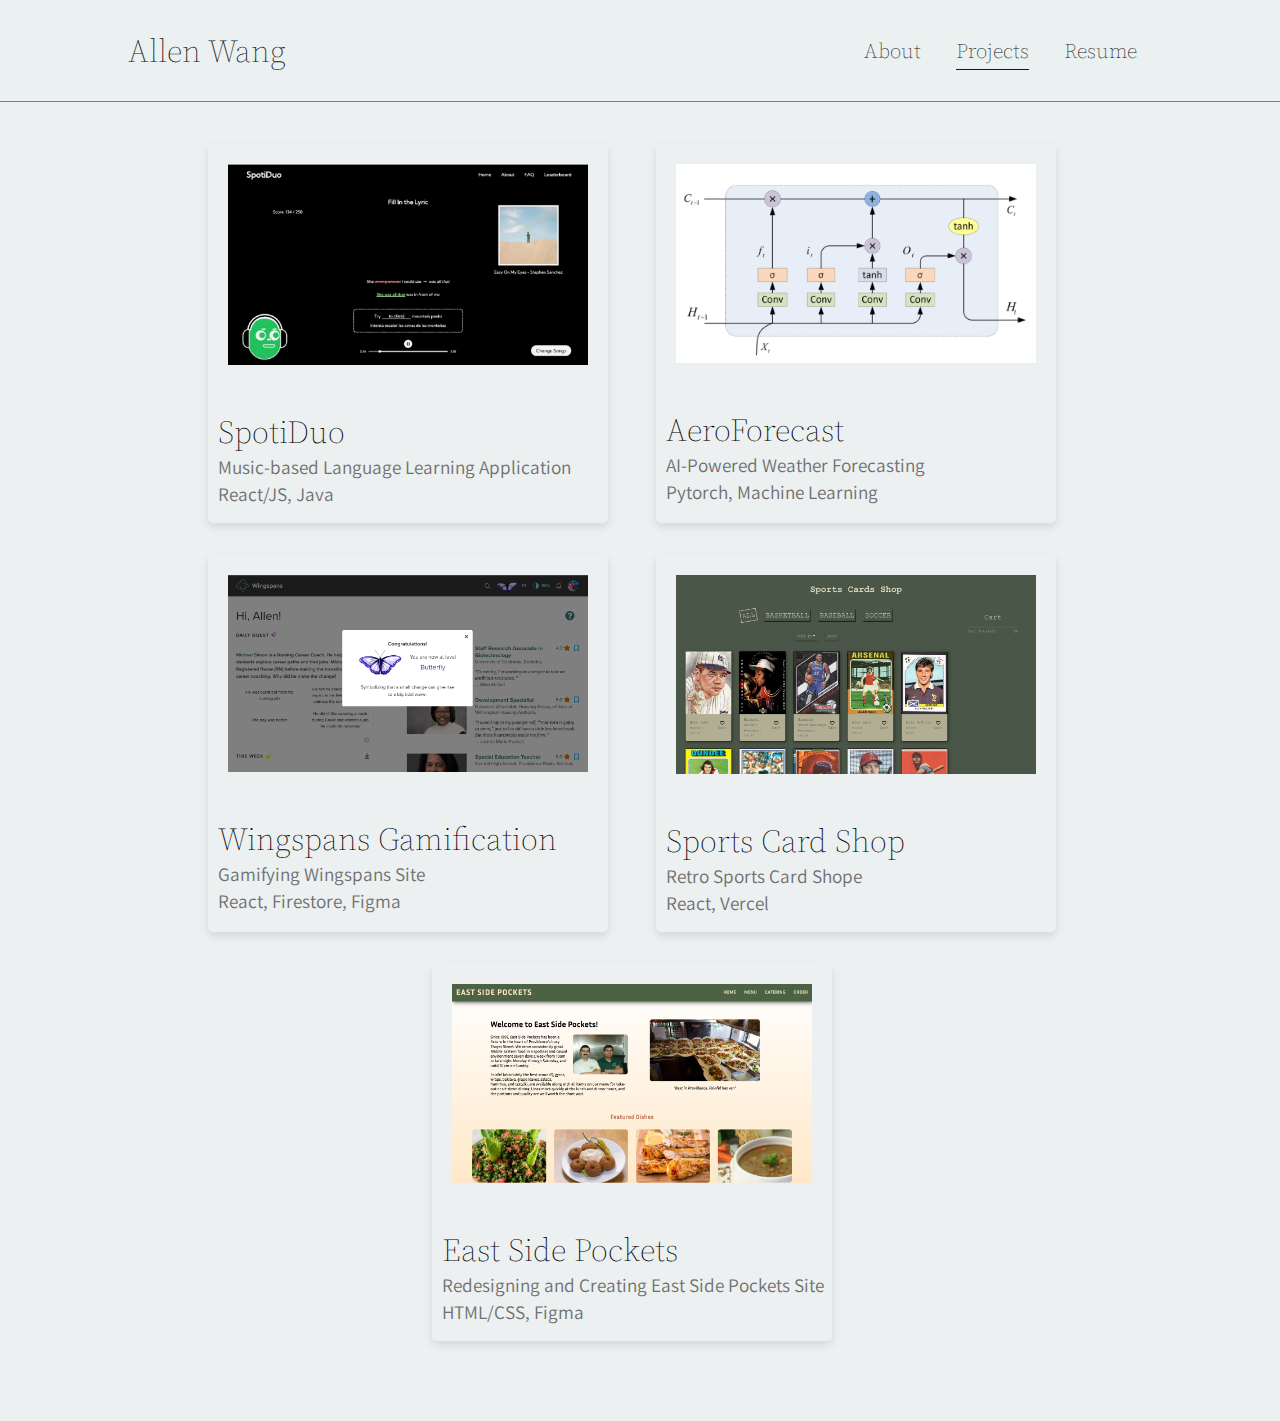
<file: projects/index.html>
<!DOCTYPE html>
<html>
  <head>
    <meta charset="UTF-8">
    <meta name="viewport" content="width=device-width, initial-scale=1.0">
    <title>Allen Wang</title>
    <link rel="icon" type="image/png" href="/images/favicon.png">

    <link rel="stylesheet" href="../styles.css">
    <style>@import url('https://fonts.googleapis.com/css?family=Assistant:200,300,400,600,700,800|Source+Serif+Pro:400,600,700');</style>
  </head>

  <body>
    <header>
      <h2 id="name"><a href="/">Allen Wang</a></h2>
      <nav>
        <ul class="header-links">
          <li><a class="link" href="/">About</a></li>
          <li><a class="link-current" href="">Projects</a></li>
          <li><a class="link" href="../resume">Resume</a></li>
        </ul>
      </nav>
    </header>

    <div class="project-container" id="projects">
      <a class="project-item" href="spotiduo" id="first">
        <img class="project-item-img" src="../images/spotiduo/card.png">
        <h1 class="project-item-header">SpotiDuo</h1>
        <p class="project-item-subtitle">Music-based Language Learning Application</p>
        <p class="project-item-tool">React/JS, Java</p>
      </a>
      <a class="project-item" href="aeroforecast">
        <img class="project-item-img" src="../images/aero-forecast/card.png">
        <h1 class="project-item-header">AeroForecast</h1>
        <p class="project-item-subtitle">AI-Powered Weather Forecasting</p>
        <p class="project-item-tool">Pytorch, Machine Learning</p>
      </a>
      <a class="project-item" href="gamification">
        <img class="project-item-img" src="../images/gamification/card.png">
        <h1 class="project-item-header">Wingspans Gamification</h1>
        <p class="project-item-subtitle">Gamifying Wingspans Site</p>
        <p class="project-item-tool">React, Firestore, Figma</p>
      </a>
      <a class="project-item" href="sports-cards">
        <img class="project-item-img" src="../images/sports-shop/card.png">
        <h1 class="project-item-header">Sports Card Shop</h1>
        <p class="project-item-subtitle">Retro Sports Card Shope</p>
        <p class="project-item-tool">React, Vercel</p>
      </a>
      <a class="project-item" href="east-side">
        <img class="project-item-img" src="../images/east-side/card.png">
        <h1 class="project-item-header">East Side Pockets</h1>
        <p class="project-item-subtitle">Redesigning and Creating East Side Pockets Site</p>
        <p class="project-item-tool">HTML/CSS, Figma</p>
      </a>
    </div>
  </body>

</html>
</file>
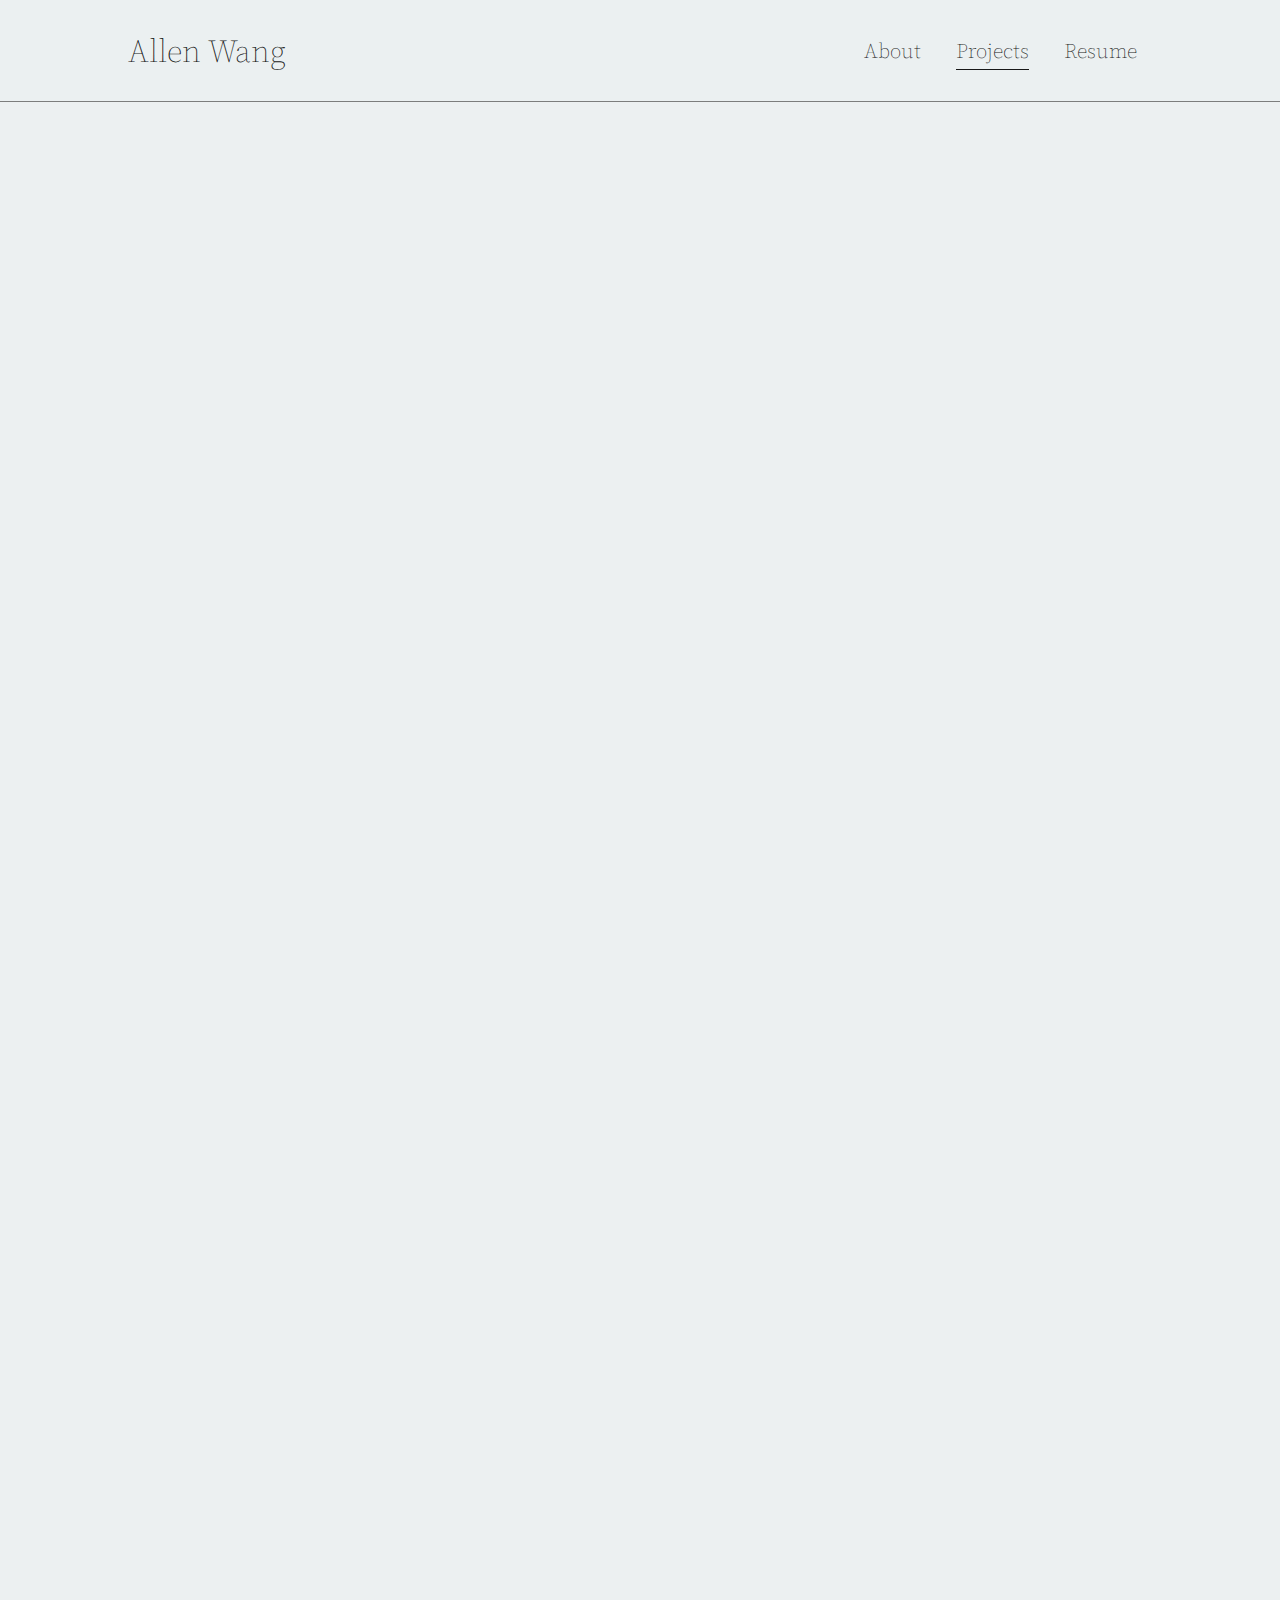
<file: projects/aeroforecast/index.html>
<!DOCTYPE html>
<html>
  <head>
    <meta charset="UTF-8">
    <meta name="viewport" content="width=device-width, initial-scale=1.0">
    <title>Allen Wang</title>
    <link rel="icon" type="image/png" href="/images/favicon.png">

    <link rel="stylesheet" href="../../styles.css">
    <style>@import url('https://fonts.googleapis.com/css?family=Assistant:200,300,400,600,700,800|Source+Serif+Pro:400,600,700');</style>
  </head>

  <body>
    <header>
      <h2 id="name"><a href="/">Allen Wang</a></h2>
      <nav>
        <ul class="header-links">
          <li><a class="link" href="/">About</a></li>
          <li><a class="link-current" href="../../projects">Projects</a></li>
          <li><a class="link" href="../../resume">Resume</a></li>
        </ul>
      </nav>
    </header>

    <div class="project">
      <div class="project-header" id="rapt-header">
        <h1 class="project-name">AeroForecast</h1>
        <p class="project-subheading">AI-Powered Weather Forecasting</p>
        <p class="project-subheading">Pytorch, Machine Learning | Spring 2024</p>
        <p class="project-subheading project-github"><a href="https://github.com/allenwang1536/aero-forecast.git" target="_blank"><u>Github</u></a>, Video</p>
      </div>


      <div class="project-header" id="rapt-header">
        <h2 class="project-heading">Overview</h2>
      </div>

      <div class="project-text">
        <div class="project-section">
          <p class="project-sub-subheading">Introduction</p>
          <p>Weather forecasts are notoriously unpredictable. Within just a few hours, a forecast can shift from a 100% chance of rain to clear, sunny skies. Traditional methods, which rely on physics and mathematical models, often struggle with the complex interplay of factors affecting the weather. To address this, my team and I explored a deep learning-based approach, aiming to better capture these intricate relationships through models that consider both spatial and temporal dynamics of weather data.
          </p>
        </div>
        <div class="project-section">
          <p class="project-sub-subheading">Proposed Solution</p>
          <p>Our project tested two different deep learning strategies to enhance weather prediction accuracy:
          </p>
          <ol>
            <li class="text-li">
              <b>Sequential processing:</b> First capture spatial relationships using a Convolutional Neural Network (CNN), then analyze temporal patterns through either Long Short-Term Memory (LSTM) networks or Transformers.
            </li>
            <li class="text-li">
              <b>Simultaneous processing:</b> Use Convolutional LSTM (ConvLSTM) to integrate spatial and temporal data in one step.
            </li>
          </ol>
          <p>
            These methods were chosen to evaluate whether simultaneous or sequential processing is more effective in the context of weather forecasting. Read on to discover our findings!
          </p>
        </div>
      </div>
    

      <div class="project-header" id="rapt-header">
        <h2 class="project-heading">Project Methodology</h2>
      </div>

      <div class="project-text">
        <div class="project-section">
          <p class="project-sub-subheading">Data Preprocessing</p>
          <p>We utilized the WeatherBench2 dataset, derived from ECMWF ERA5 data, which features key weather variables like wind, temperature, and pressure across a 64 x 32 global grid. For our models, we reshaped each day’s data into [features, num_grids_y, num_grids_x] and normalized it to effectively capture spatiotemporal sequences. After selecting relevant variables, as detailed previously, we processed the data into sequences that represent weather data up to a specific timestamp, with forecasts aimed one day ahead. The final data format for our models was [batch_size, sequence_len, features, num_grids_y, num_grids_x].
          </p>
          <div class="project-pics">
            
            <img src="../../images/aero-forecast/preprocessed-data.png" class="project-pic-half-medium"/>
            <img src="../../images/aero-forecast/sequence.png" class="project-pic-half-small" style="width: 500px; object-fit:contain;"/>
          </div>
          <p>
            <i>Challenge:</i> The complexity of managing 5D data required extensive reference to numpy and TensorFlow documentation, enhancing my understanding of data manipulation within these libraries.
          </p>
        </div>

        <div class="project-section">
          <p class="project-sub-subheading">Model Architectures</p>
          <p>Sequential Processing (CNN-LSTM, CNN-Transformer)</p>
          <ul>
            <li class="text-li">
              For these models, our input to the CNN consisted of [batch_size, features, num_grids_y, num_grids_x], treating the 12 weather features as CNN channels and num_grids_y and num_grids_x as the dimensions of the feature maps. After CNN processing, we flattened the outputs containing spatial patterns and passed them sequentially to either an LSTM or Transformer model. This step was crucial to capture temporal dynamics effectively, aiming to forecast the next day’s weather accurately.
            </li>
            <li class="text-li">
              <i>Challenges:</i> Balancing model complexity with generalization was a hurdle. Initially, our models overfitted, prompting us to scale down the CNN layers’ sizes and tweak the regularization parameters.
            </li>
          </ul>
          <div class="project-pics">
            <img src="../../images/aero-forecast/lstm-transformer.png" class="project-pic-half-medium"/>
          </div>
          
          <p>
            Simultaneous Processing (Convolutional LSTM)
          </p>
          <ul>
            <li class="text-li">
              The ConvLSTM architecture integrates spatial and temporal processing in one unified framework. Each ConvLSTM cell processes inputs as 3D vectors (channels, height, width), utilizing convolutional operations to update its gates and states. This setup enables the model to simultaneously learn spatial details and temporal sequences directly from data structured as [batch_size, sequence_len, channels, height, width].
            </li>
            <li class="text-li">
              <i>Challenge:</i> Integrating ConvLSTM was a strategic pivot made during the project after recognizing the limitations of sequential processing for complex spatiotemporal data like weather.
            </li>
          </ul>
          <div class="project-pics">
            <img src="../../images/aero-forecast/conv-lstm.png" class="project-pic-half-medium"/>
          </div>
          
        </div>

        <div class="project-section">
          <p class="project-sub-subheading">Results</p>
          <p>
            After training our three models—CNN-LSTM, CNN-Transformer, and ConvLSTM—for 10 epochs, we observed their training loss in the graph below.
          </p>
          <div class="project-pics">
            <img src="../../images/aero-forecast/training-curve.png" class="project-pic-half-large"/>
          </div>
          <p>
            To evaluate our models, we calculated testing loss and accuracy from their predictions, normalized using the dataset’s mean and standard deviation. We employed the Mean Squared Error (MSE) loss function to measure the squared deviations between predicted and actual values.
            For accuracy, we measured how closely predictions matched actual values. Specifically, accuracy was assessed by the proportion of samples where over 95% of predicted values for each feature were within 0.1 standard deviations of true values.

          </p>
          </p>
          <div class="project-pics">
            <img src="../../images/aero-forecast/testing-loss.png" class="project-pic-half-medium"/>
            <img src="../../images/aero-forecast/accuracy.png" class="project-pic-half-medium"/>
          </div>
  
          <p>
            The analysis revealed that the ConvLSTM model outperformed the CNN-LSTM and CNN-Transformer in forecasting accuracy. ConvLSTM demonstrated superior capability in learning spatiotemporal patterns, evidenced by lower loss across ten epochs due to its effective integration of convolutional spatial analysis and LSTM temporal modeling. These results confirm ConvLSTM’s effectiveness in handling complex weather data.
          </p>
        </div>
      </div>

      <div class="project-header" id="rapt-header">
        <h2 class="project-heading">A Few Thoughts...</h2>
      </div>

      <div class="project-text" id="conclusion">
        <ul>
          <li class="text-li">
            Building my first machine learning models from scratch was both rewarding and surprisingly fun. Initially, the whole process seemed daunting, but it quickly became more manageable and enjoyable as I got into it.

          </li>
          <li class="text-li">
            I realized that I had underestimated the complexity of data preparation. While I had expected that designing the model architectures would be the toughest part, it turned out that manipulating the data accurately was even more time-consuming. This experience highlighted the importance of getting the data setup just right for successful model training.

          </li>
          <li class="text-li">
            Another key learning was the significant impact that hyperparameter tuning can have on model performance. By fine-tuning these parameters, we managed to drastically reduce our model losses—from around 1.3 to just 0.002. This was a major breakthrough in improving our models' accuracy and efficiency.

          </li>
          <li class="text-li">
            Overall, this project was an excellent experience into building and deploying machine learning models. It has really opened up the field for me and I'm excited about diving into more projects like this in the future.

          </li>
        </ul>
      </div>
    </div>


  </body>

</html>
</file>
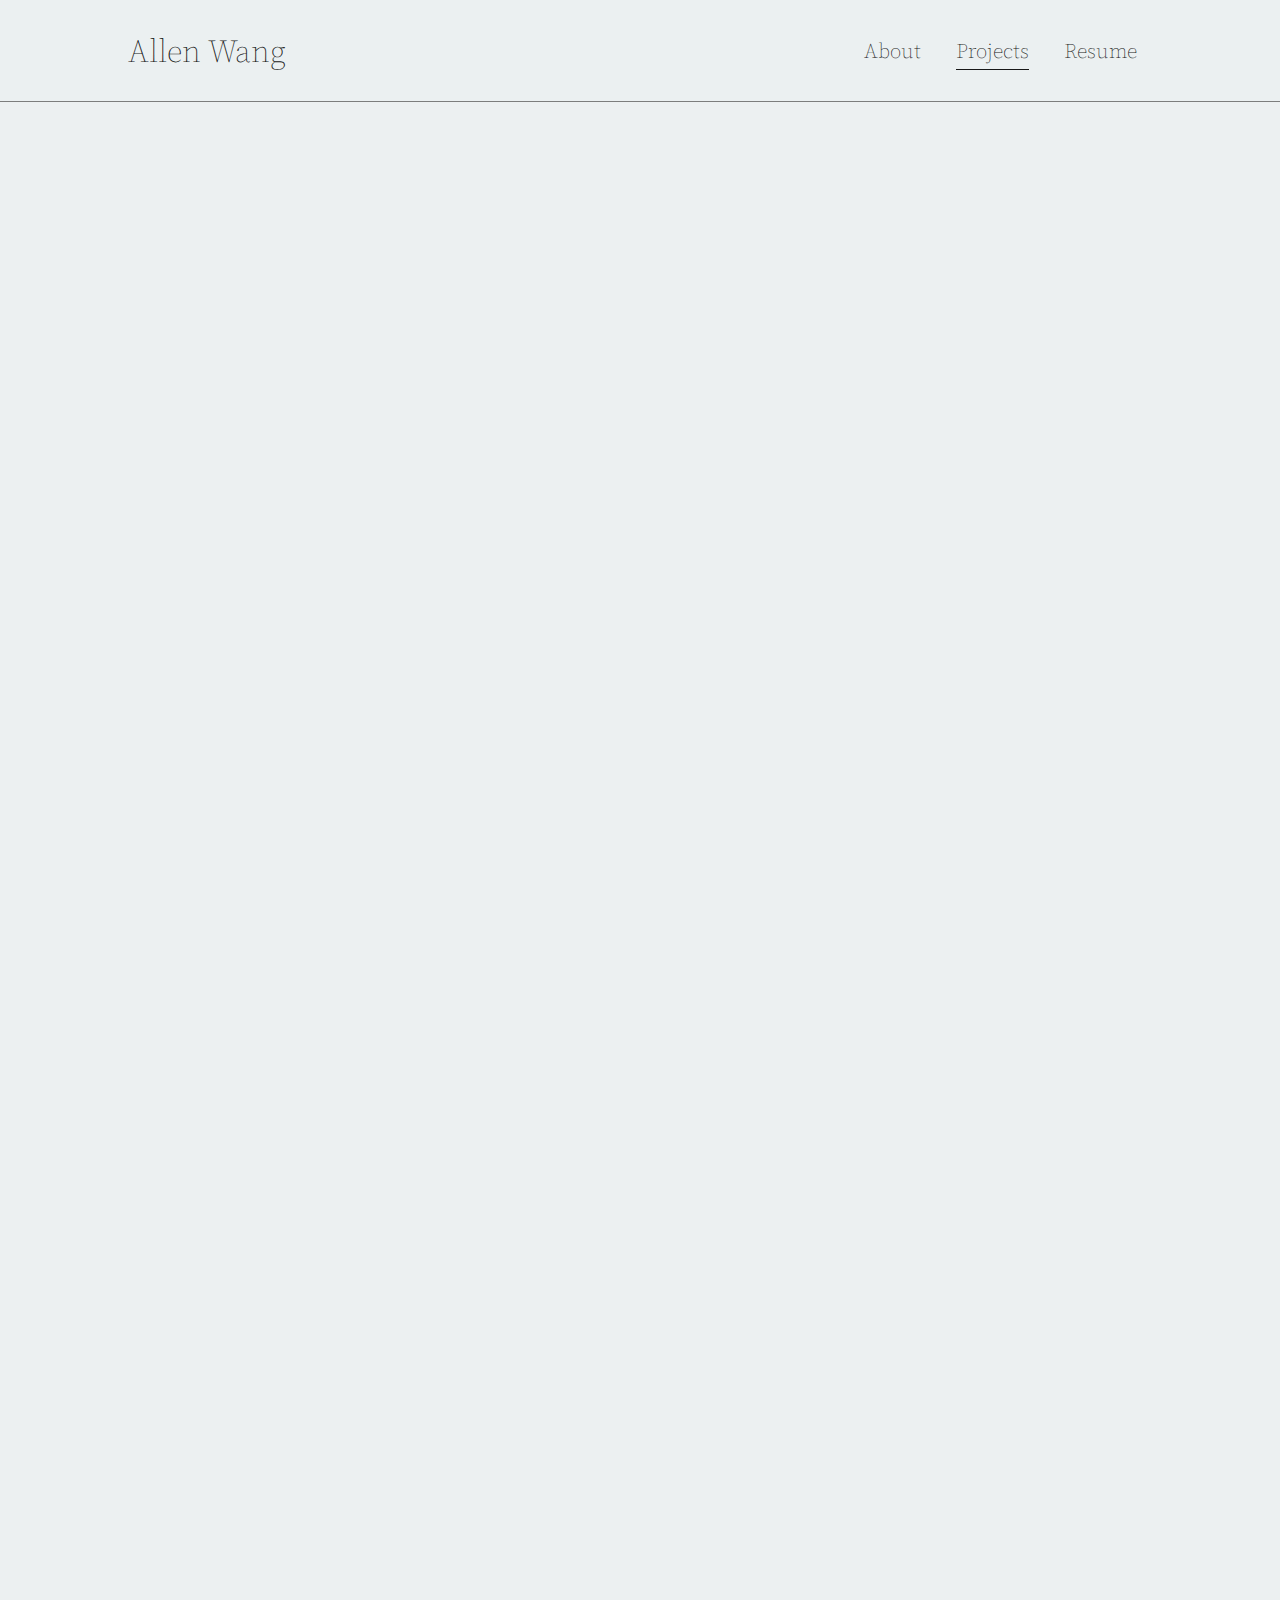
<file: projects/east-side/index.html>
<!DOCTYPE html>
<html>

<head>
    <meta charset="UTF-8" />
    <meta name="viewport" content="width=device-width, initial-scale=1.0" />
    <title>Allen Wang</title>
    <link rel="icon" type="image/png" href="/images/favicon.png" />

    <link rel="stylesheet" href="../../styles.css" />
    <style>
        @import url("https://fonts.googleapis.com/css?family=Assistant:200,300,400,600,700,800|Source+Serif+Pro:400,600,700");
    </style>
</head>

<body>
    <header>
        <h2 id="name"><a href="/">Allen Wang</a></h2>
        <nav>
            <ul class="header-links">
                <li><a class="link" href="/">About</a></li>
                <li><a class="link-current" href="../../projects">Projects</a></li>
                <li><a class="link" href="../../resume">Resume</a></li>
            </ul>
        </nav>
    </header>

    <div class="project">
        <div class="project-header" id="maps-header">
            <h1 class="project-name">East Side Pockets</h1>
            <p class="project-subheading">Redesigning and Creating East Side Pockets Site</p>
            <p class="project-subheading">HTML/CSS/Figma | Spring 2024</p>
        </div>

        <div class="project-header" id="maps-header">
            <h2 class="project-heading">Overview</h2>
        </div>

        <div class="project-text" id="introduction">
            <div class="project-section">
                <p class="project-sub-subheading">Introduction</p>
                <p>
                    I was tasked to redesign the East Side Pockets website to appeal more to their target demographic.


                </p>
                <p>
                    The link to the deployed website can be found <a href="https://allenwang.co/east-side-pockets/"
                        target="_blank">
                        here
                    </a>
                </p>
            </div>
        </div>

        <div class="project-header" id="maps-header">
            <h2 class="project-heading">Initial Observations
            </h2>
        </div>
        <div class="project-text" id="technical-features">
            <div class="project-section">
                <p class="project-sub-subheading">Website Critique</p>

                <div class="project-pics">
                    <img src="../../images/east-side/original.png" class="project-pic-full" />
                </div>
                <p>
                    I chose to redesign the East Side Pockets Website because of the immediate contrast and organization
                    errors that jumped out to me. After a more thorough analysis of the site, I came up with the
                    following problems + fixes:

                </p>

                <ul>

                    <li class="text-li">
                        Navigation Simplification: Streamline the navigation by reducing the number of headers,
                        which will mitigate confusion and help users prioritize where to click. Organize content
                        under broad categories for easier access.

                    </li>


                    <li class="text-li">
                        Visual Hierarchy and Typography: Establish a clear visual hierarchy by using headers and
                        body text more appropriately. Ensure that headings stand out and guide the visitor through
                        the site, and that body text is easily readable for detailed information.

                    </li>

                    <li class="text-li">
                        Contrast and Readability: Improve readability by increasing the contrast between text and
                        background images. Add text shadows or placing text on semi-transparent overlays where it
                        overlaps with images to ensure the words are legible.

                    </li>

                    <li class="text-li">
                        Content Presentation: Make the welcome message and introduction to East Side Pockets more
                        prominent. It should be immediately visible and distinguishable from other elements to
                        effectively communicate the site’s purpose.

                    </li>

                    <li class="text-li">
                        Image Layout: Address the clutter of images by spacing them out and strategically placing
                        them to complement the text and other site content. Each image should be distinct to avoid
                        visual confusion and to allow each menu item to shine.

                    </li>

                    <li class="text-li">
                        Color Palette: Choose a color palette that complements the food and creates a warm, inviting
                        atmosphere. The color scheme should be consistent throughout the site, reinforcing the brand
                        and enhancing the aesthetic appeal.

                    </li>


                </ul>

            </div>

            <div class="project-section">
                <p class="project-sub-subheading">Waive Analysis</p>
                <div class="project-pics">
                    <img src="../../images/east-side/waive.png" class="project-pic-full" />
                </div>
                <p>There weren’t many errors from the WAVE analysis besides a singular contrast error and a few alerts.
                    I agree with the contrast error; in general, the color scheme of the site should be fixed to match
                    better and have better contrast. The alerts seem mainly to concern the alternative text on the
                    images, which is an easily fixable coding issue.
                </p>
            </div>
        </div>
        <div class="project-header" id="maps-header">
            <h2 class="project-heading">Visual Redesign</h2>
        </div>

        <div class="project-text" id="introduction">
            <div class="project-section">
                <p class="project-sub-subheading">Sketches</p>
                <p>
                    I began the visual redesign process by sketching out 9 different frames of potential ideas, giving 1
                    minute to each frame. Then, I created a final sketch that drew components from each idea.


                </p>
                <div class="project-pics">
                    <img src="../../images/east-side/sketches.png" class="project-pic-full" />
                </div>
            </div>
        </div>
        <div class="project-text" id="introduction">
            <div class="project-section">
                <p class="project-sub-subheading">Low and High Fidelity Wireframing</p>

                <p>
                    Then, I came up with the low-fidelity and high-fidelity designs based off my initial sketches and
                    the issues I was trying to solve (view the comments in red). The designs are in order of: desktop,
                    tablet, mobile.


                </p>
                <div class="project-pics">
                    <img src="../../images/east-side/lofi.png" class="project-pic-full" />
                </div>
                <div class="project-pics">
                    <img src="../../images/east-side/hifi.png" class="project-pic-full" />
                </div>
            </div>
        </div>
        <div class="project-text" id="introduction">
            <div class="project-section">
                <p class="project-sub-subheading">Visual Design Guide</p>
                <p>
                    Here's the documentation of the design that displays main colors, typography, and reusable
                    components' different states. I created for convenience in case I pass the project off to someone
                    else.


                </p>
                <div class="project-pics">
                    <img src="../../images/east-side/visual-design.png" class="project-pic-full" />
                </div>
            </div>
        </div>
        <div class="project-header" id="maps-header">
            <h2 class="project-heading">Coding Website</h2>
        </div>

        <div class="project-text" id="introduction">
            <div class="project-section">
                <p class="project-sub-subheading">Process</p>
                <p>
                    I used HTML/CSS + JS in order to create the website page. I started by initially plotting out the
                    overall layout of the page, then later polished the more granular details. One notable challenge I
                    ran into was the resizing of the screens. To fix this, I had to play around with custom font-weights
                    and image sizes / layouts at each different width breakpoint.

                </p>

            </div>
        </div>
        <div class="project-text" id="introduction">
            <div class="project-section">
                <p class="project-sub-subheading">Finished Products</p>

                <p>
                    And finally here is what the completed product looks like! You can also check it out at
                    <a href="https://allenwang.co/east-side-pockets/" target="_blank">
                        https://allenwang.co/east-side-pockets/
                    </a>

                </p>
                <div class="project-pics">
                    <img src="../../images/east-side/desktop.png" class="project-pic-full" />
                </div>
                <div class="project-pics">
                    <img src="../../images/east-side/tablet.png" class="project-pic-full" />
                </div>
                <div class="project-pics">
                    <img src="../../images/east-side/mobile.png" class="project-pic-full" />
                </div>
            </div>
        </div>
        <div class="project-header" id="maps-header">
            <h2 class="project-heading">A Few Thoughts..</h2>
        </div>

        <div class="project-text" id="conclusion">

            <ul>
                <li class="text-li">

                    When I initially redesigned this website, I was a little overwhelmed because my mindset was to
                    redesign the entire site from scratch. However, I've learned that that's unecessary and that
                    designers will often imitate components from their favorite websites.

                </li>
                <li class="text-li">
                    <p>
                        Even with the above in mind, it was still difficult to figure out the style of the
                        site--specifically its layout and color. My personal favorite websites are clean, sleek, tech
                        blog type websites, so that's where I initially drew inspiration from. However, I quickly
                        realized that that didn't fit in with the message that East Side Pockets was trying to generate
                        (more of a ~home-y and earth-y feel).


                    </p>
                </li>
                <li class="text-li">
                    <p>
                        I actually haven't created a pure HTML/CSS website before this (only React), and it surprised me
                        how simple but powerful the basics are. Perhaps I'll make more of these type of lightweight
                        sites.

                    </p>
                </li>
                <li class="text-li">
                    <p>
                        Overall, this project was a great opportunity for me to experience the full cycle of designing,
                        iterating, and prototyping a legitimate website. I'm really glad I took on this project and I'm
                        excited for future design works!
                    </p>
                </li>
            </ul>
        </div>
    </div>

    </div>
</body>

</html>
</file>
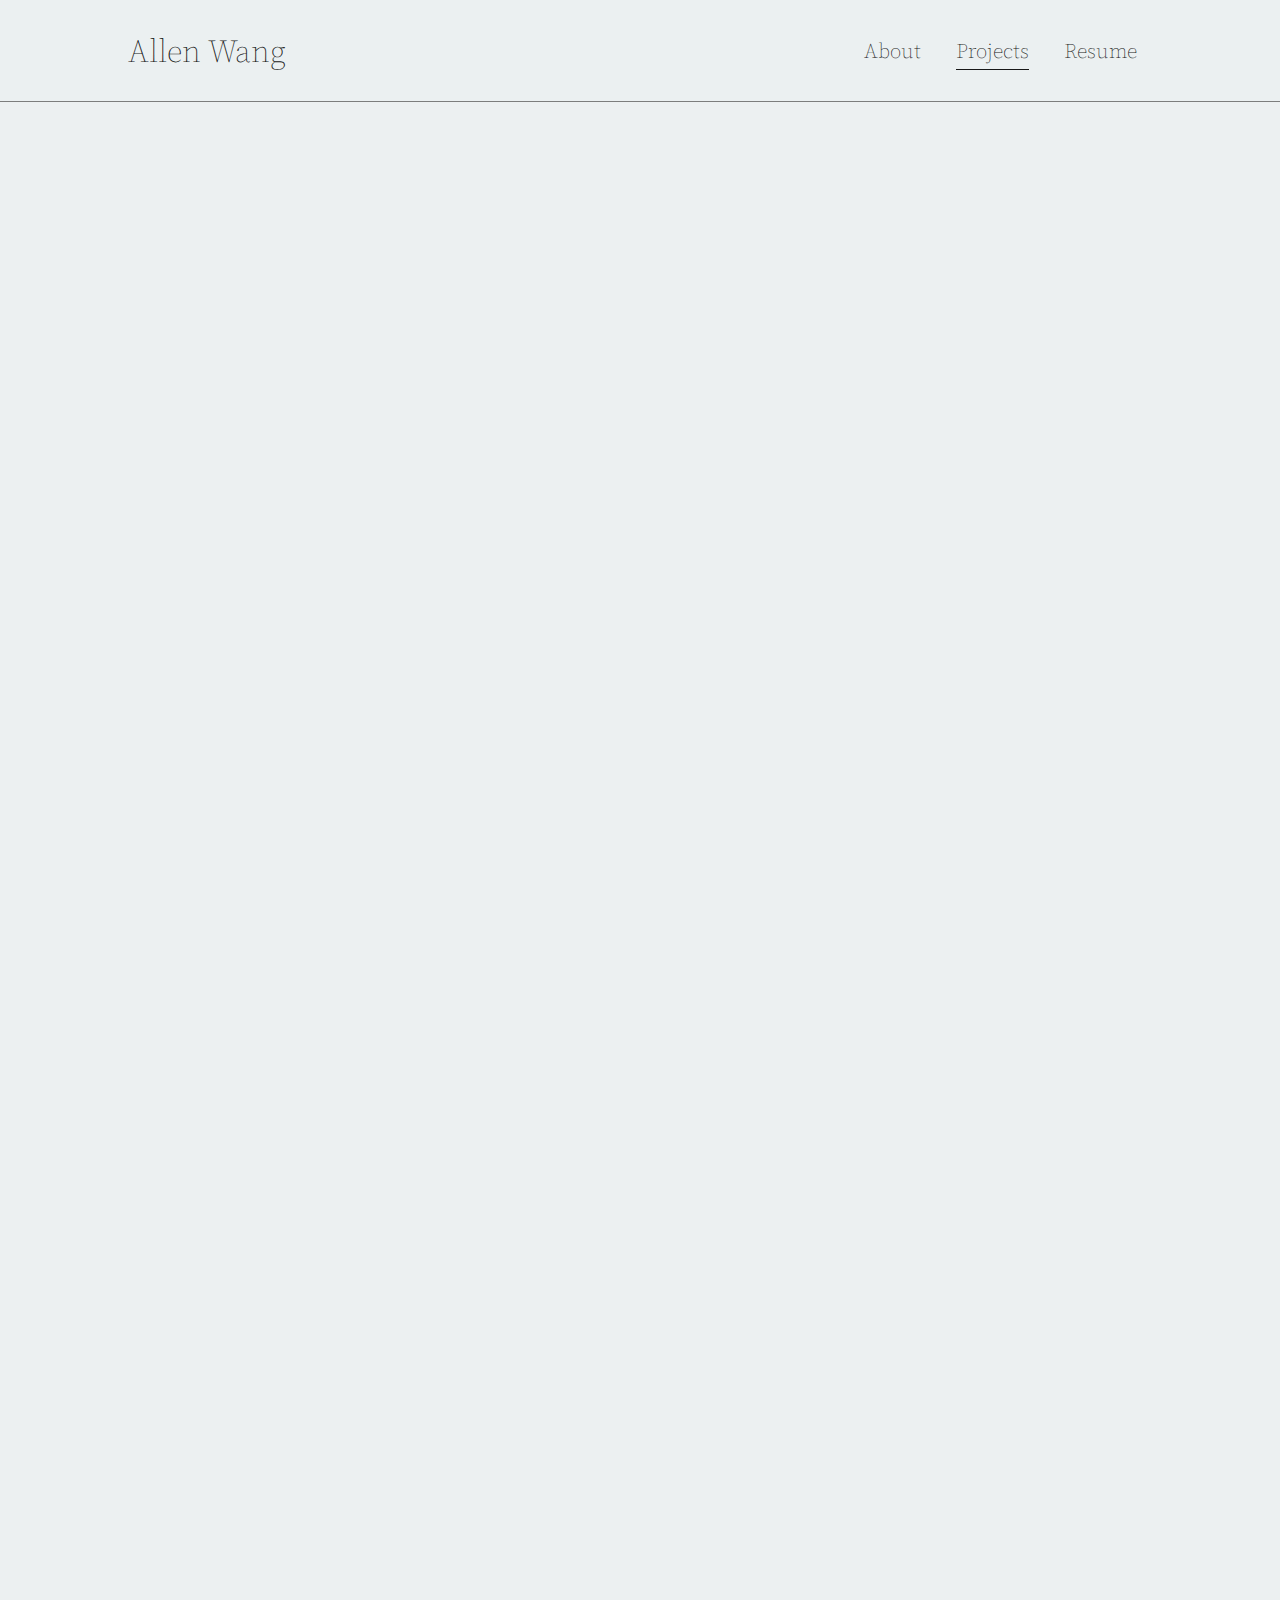
<file: projects/gamification/index.html>
<!DOCTYPE html>
<html>

<head>
    <meta charset="UTF-8">
    <meta name="viewport" content="width=device-width, initial-scale=1.0">
    <title>Allen Wang</title>
    <link rel="icon" type="image/png" href="/images/favicon.png">

    <link rel="stylesheet" href="../../styles.css">
    <style>
        @import url('https://fonts.googleapis.com/css?family=Assistant:200,300,400,600,700,800|Source+Serif+Pro:400,600,700');
    </style>
</head>

<body>
    <header>
        <h2 id="name"><a href="/">Allen Wang</a></h2>
        <nav>
            <ul class="header-links">
                <li><a class="link" href="/">About</a></li>
                <li><a class="link-current" href="../../projects">Projects</a></li>
                <li><a class="link" href="../../resume">Resume</a></li>
            </ul>
        </nav>
    </header>

    <div class="project">
        <div class="project-header" id="maps-header">
            <h1 class="project-name">Wingspans Gamification</h1>
            <p class="project-subheading">Gamifying Wingspans Site</p>
            <p class="project-subheading">React, Firestore, Figma | Fall 2023</p>
            <p class="project-subheading project-github"><a href="https://www.wingspans.com/" target="_blank">Website</a>
        </div>

        <div class="project-header" id="maps-header">
            <h2 class="project-heading">Overview</h2>
        </div>

        <div class="project-text" id="introduction">
            <div class="project-section">
                <p class="project-sub-subheading">Introduction</p>
                <p>
                    Wingspans is an educational platform dedicated to assisting nontraditional learners in advancing their careers. Currently serving over 50,000 users across more than 30 schools, we offer a variety of resources including career stories, resume builders, and tailored career plans. Recognizing the need to increase user engagement, my CEO tasked me with exploring new strategies. After discussionx, we decided to implement gamification as a method to boost user retention and engagement. This approach would reward users with points for interacting with the site, such as reading a story or bookmarking a career. Consequently, I was charged with the responsibility of developing this gamification system.
                </p>
            </div>
           

            <div class="project-section">
                <p class="project-sub-subheading">Solution</p>
                <p>
                    To kickstart this project, I first sought inspiration by examining how leading educational platforms like Duolingo and Khan Academy engage and motivate their users. My research into their point systems and user interaction models helped me create designs on Figma, which aimed to integrate these gamified elements into Wingspans. 
                </p>
                <p>Keep reading to see how I implement these features!
                </p>
            </div>
        </div>

        <div class="project-header" id="maps-header">
            <h2 class="project-heading">Technical Features</h2>
        </div>
        <div class="project-text" id="technical-features">
            <div class="project-section">
                <p class="project-sub-subheading">Points Assignment</p>
                <p>To start, I first determined the points' value for each user action on our platform. My approach was to assign more points for time-intensive tasks, such as creating a career plan, and fewer points for simpler actions like bookmarking a story. Additionally, I set up notifications so users would receive immediate feedback whenever they earned points.
                </p>

                <p>To manage these points, I stored them in a field in our backend Firestore database. Then, every time a user completed an action, I would update this field to reflect their new total. Concurrently, I ensured the user interface on the front-end was also updated to show the new points.
                </p>

                <div class="project-pics">
                    <img src="../../images/gamification/points.png" class="project-pic-medium" />

                </div>

                <p><i>Challenge:</i> I faced a challenge with the point updates. Since these updates relied on the backend, there was a noticeable delay, which could potentially harm the user experience. To solve this, I implemented a local caching system. Now, when users earn points, their totals are instantly updated on their current session through this cached data, while an asynchronous update is made to their profile stored in Firebase. This approach ensures that users see their points update immediately, enhancing their engagement without waiting for the backend to catch up.
                </p>
            </div>

            <div class="project-section">
                <p class="project-sub-subheading">Game Levels</p>
                <p>I developed a tiered leveling system, which I themed around different bird species to tie in with our platform's name, 'Wingspans.' To keep users motivated and engaged, I designed the system so it's easier to level up in the initial stages, with the difficulty increasing as users progress to higher levels.
                </p>
                <p>To visually inform users of their progression, I implemented a notification feature using a React modal that pops up whenever a user levels up. I used a useEffect hook in React, monitoring the pointTotal state. This setup ensures that any change in the user's points automatically triggers a check. If the new points total qualifies them for a level up, the modal appears immediately, celebrating their achievement.
                </p>
                <div class="project-pics">
                    <img src="../../images/gamification/tiers.png" class="project-pic-medium" />
                </div>
                <p><i>Challenge:</i> This project marked my first experience with implementing modals. Unlike regular page elements, modals require additional logic to manage their visibility and interactions, such as closing the modal when clicking outside of it. This aspect of front-end development proved challenging due to the need to manipulate the modal’s state and ensure proper user interactions. After exploring various options, I utilized Bootstrap’s modal component, which greatly simplified these tasks by providing built-in functionality for these common modal interactions.
                </p>
            </div>

        </div>
        <div class="project-header" id="maps-header">
            <h2 class="project-heading">Impact</h2>
        </div>
        <div class="project-text" id="technical-features">
            <div class="project-section">
                <p class="project-sub-subheading">Effect</p>
                <p>Since launching the gamification features in August, Wingspans has experienced a substantial increase in user engagement. Specifically, average site view time escalated from 15 minutes and 22 seconds to nearly 22 minutes by November—an increase of approximately 70%! This significant growth in engagement time underscores the success of the gamification strategy.
                </p>
                <div class="project-pics">
                    <img src="../../images/gamification/level-up.png" class="project-pic-large" />
                </div>

            </div>

            <div class="project-section">
                <p class="project-sub-subheading">Future Steps</p>
                <p>Looking ahead, we plan to further enhance user motivation by linking level achievements to tangible rewards. For example, reaching a basic level could reward users with a free sheet of resume tips, while advancing to a medium level might offer a mentorship meeting. Achieving a high level could even secure an interview for an internship. These rewards are designed to encourage users to engage more deeply with the platform, taking the gamification aspect even more seriously.
                </p>
                <div class="project-pics">
                    <img src="../../images/gamification/side-notifications.png" class="project-pic-large" />
                </div>
            </div>

        </div>
        <div class="project-header" id="maps-header">
            <h2 class="project-heading">A Few Thoughts..</h2>
        </div>

        <div class="project-text" id="conclusion">
            <ul>
                <li>
                    <p>
                        Through this project, I've learned that building technical features cannot be done in isolation. Understanding the target audience and the core problem is crucial for developing an effective product. Surprisingly, most of my time was spent researching the problem and exploring various existing solutions. Once I had a clear understanding of the optimal solution, implementing it was relatively straightforward.
                    </p>
                </li>
                <li>
                    <p>
                        Experiencing real-world challenges like latency issues with Firestore was eye-opening. Until this project, I had operated on the assumption that computer networks and systems operated perfectly and instantaneously. Facing these issues in a practical setting, rather than in classwork, was both challenging and enlightening.
                    </p>
                </li>
                <li>
                    <p>
                        Overall, this project was incredibly rewarding. It was not only fun but also a significant learning experience in feature development, teaching me much about the practical aspects of building and deploying software. I'm excited to build out more solutions to intriguing problems!
                    </p>
                </li>
            </ul>


        </div>
    </div>


</body>

</html>
</file>
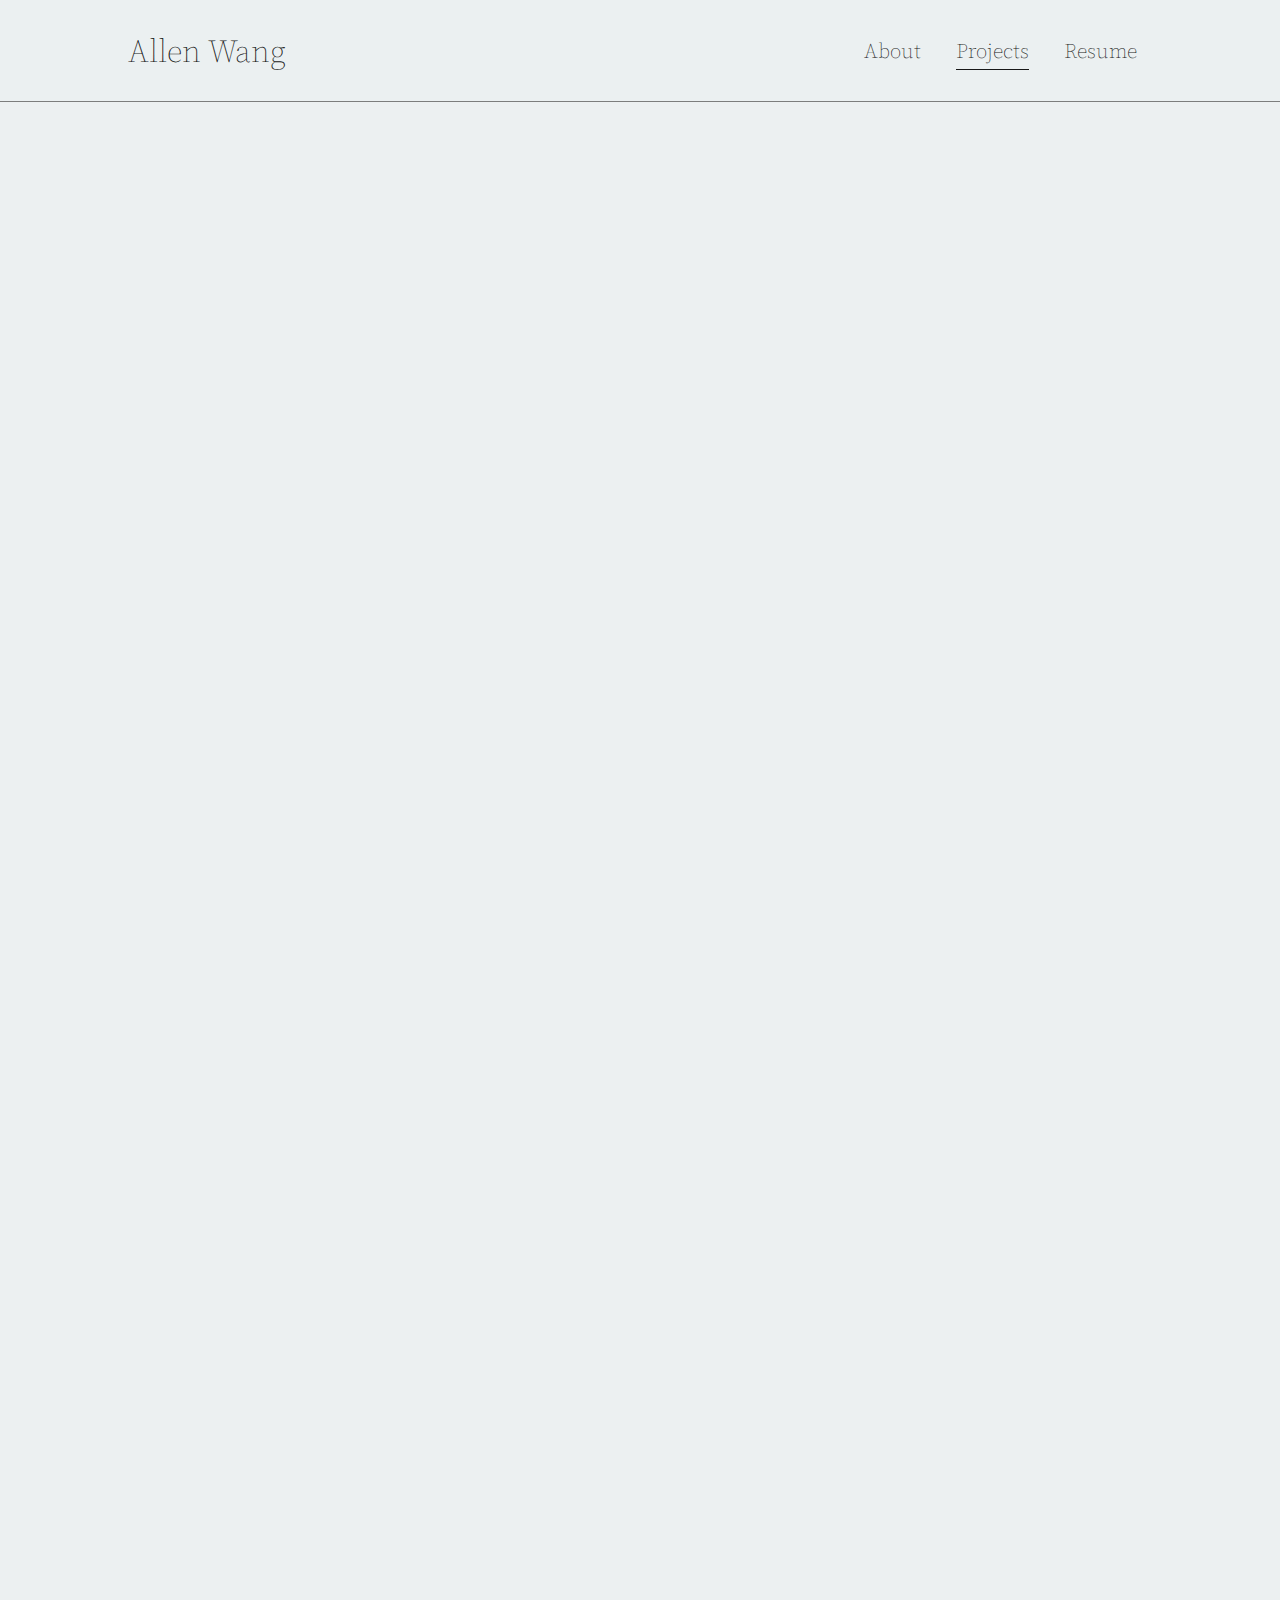
<file: projects/sports-cards/index.html>
<!DOCTYPE html>
<html>

<head>
    <meta charset="UTF-8" />
    <meta name="viewport" content="width=device-width, initial-scale=1.0" />
    <title>Allen Wang</title>
    <link rel="icon" type="image/png" href="/images/favicon.png" />

    <link rel="stylesheet" href="../../styles.css" />
    <style>
        @import url("https://fonts.googleapis.com/css?family=Assistant:200,300,400,600,700,800|Source+Serif+Pro:400,600,700");
    </style>
</head>

<body>
    <header>
        <h2 id="name"><a href="/">Allen Wang</a></h2>
        <nav>
            <ul class="header-links">
                <li><a class="link" href="/">About</a></li>
                <li><a class="link-current" href="../../projects">Projects</a></li>
                <li><a class="link" href="../../resume">Resume</a></li>
            </ul>
        </nav>
    </header>

    <div class="project">
        <div class="project-header" id="maps-header">
            <h1 class="project-name">Sports Cards Shop</h1>
            <p class="project-subheading">Retro Sports Card Shop</p>
            <p class="project-subheading">React/Vercel | Spring 2024</p>
        </div>

        <div class="project-header" id="maps-header">
            <h2 class="project-heading">Overview</h2>
        </div>

        <div class="project-text" id="introduction">
            <div class="project-section">
                <p class="project-sub-subheading">Introduction</p>
                <p>
                    I was tasked to create a website that incorporated the use of lists and aggregators. I ended up
                    choosing a sports card shop because of that is the intersection of my interest in sports and
                    finance.
                </p>
                <p>
                    The link to the deployed website can be found <a href="https://sports-cards-shop.vercel.app/"
                        target="_blank">
                        here
                    </a>
                </p>
            </div>
        </div>

        <div class="project-header" id="maps-header">
            <h2 class="project-heading">Competitive Analysis</h2>
        </div>
        <div class="project-text" id="technical-features">
            <div class="project-section">
                <p class="project-sub-subheading">Comparison</p>
                <p>
                    Before beginning, I chose to analyze three competitors (Amazon, Spotify, Zillow) and analyze which
                    of their
                    list/aggregation features that I liked and disliked. I aggregated my findings into the below chart.
                </p>
                <div class="project-pics">
                    <img src="../../images/sports-shop/comparison.png" class="project-pic-half-large" />
                </div>
                <p>
                    Analysis: Amazon, Spotify, and Zillow all offer streamlined 'One Tap' functionalities for adding and
                    accessing favorites, yet they each tailor this feature to their platform's context. Amazon enriches
                    the
                    shopping experience with immediate feedback via a pop-up and social sharing options, although it
                    lacks
                    filtering capabilities within favorites. Spotify facilitates content management through various
                    filtering
                    options, essential for music lovers, and also allows for social sharing for users to present their
                    music
                    taste to their friends. However, it fails to signal to users immediately where the playlist can be
                    accessed,
                    which can be a pain point for new users. Zillow prioritizes efficiency with filtering features
                    critical for
                    real estate searches, yet it misses opportunities for user reassurance and collaboration by not
                    providing
                    immediate action feedback or social sharing functionalities. Each platform showcases a nuanced
                    approach to
                    UI design, focusing on the specific needs and behaviors of their user base while also revealing
                    distinct
                    areas for potential enhancement.
                </p>
            </div>

            <div class="project-section">
                <p class="project-sub-subheading">Personal Implementation</p>
                <p>I will try to implement the following features:</p>
                <ul>
                    <li>One Tap Add</li>
                    <li>One Tap Access</li>
                    <li>List Access Pop-Up On Add</li>
                    <li>Filter Favorites</li>
                    <li>Organization of Favorites (Descending)</li>
                </ul>
                <p>
                    However, the social sharing capability may be a bit outside of the scope of my technical ability. I
                    think
                    that would require an external database to maintain a shareable link.
                </p>
            </div>
        </div>
        <div class="project-header" id="maps-header">
            <h2 class="project-heading">Theme</h2>
        </div>

        <div class="project-text" id="introduction">
            <div class="project-section">
                <p class="project-sub-subheading">Idea</p>
                <p>
                    I decided on creating a sports cards shop that will allow users to browse sports cards and add
                    them to cart. The cards each contain the player image, name, sport, and price. Users can filter
                    by sport (basketball, soccer, baseball) and sort by player name (A-Z, Z-A) and price (low-high,
                    high-low). There is a reset button available for them to clear all filers and sorts. Each card
                    will also have a 'like' button on it that users can tap to add the player to cart, where the
                    user's cart count + price total will be displayed.
                </p>
            </div>
        </div>
        <div class="project-text" id="introduction">
            <div class="project-section">
                <p class="project-sub-subheading">Sketch</p>
                <div class="project-pics">
                    <img src="../../images/sports-shop/sketch.png" class="project-pic-half-large" />
                </div>
                <p>
                    The above is my sketch on how I wanted the layout of the site to look.
                </p>
            </div>
        </div>
        <div class="project-text" id="introduction">
            <div class="project-section">
                <p class="project-sub-subheading">Deployment</p>
                <div class="project-pics">
                    <img src="../../images/sports-shop/deployment.png" class="project-pic-half-large" />
                </div>
                <p>
                    The above is what the final site looks like (coded in React and deployed on Vercel). I chose the
                    background color of earth green and complement colors of warm mustard yellow to match the retro vibe
                    of the sports cards. I also used Courier New to mimic the retro typography font of the 1950's.
                </p>
            </div>
        </div>
        <div class="project-header" id="maps-header">
            <h2 class="project-heading">A Few Thoughts..</h2>
        </div>

        <div class="project-text" id="conclusion">
            <ul>
                <li>
                    <p>
                        When creating a site's feel, you have to do your research on the product (eg. retro)

                    </p>
                </li>
                <li>
                    <p>
                        Small changes like capitalization, font family, and borders can greatly enhance the feel of your
                        site

                    </p>
                </li>
                <li>
                    <p>
                        I had a lot more fun then I thought I would creating this site. I think once you understand what
                        you're aiming to build, it's really fulfilling to bring the vision to life.
                    </p>
                </li>
            </ul>
        </div>
    </div>

    </div>
</body>

</html>
</file>
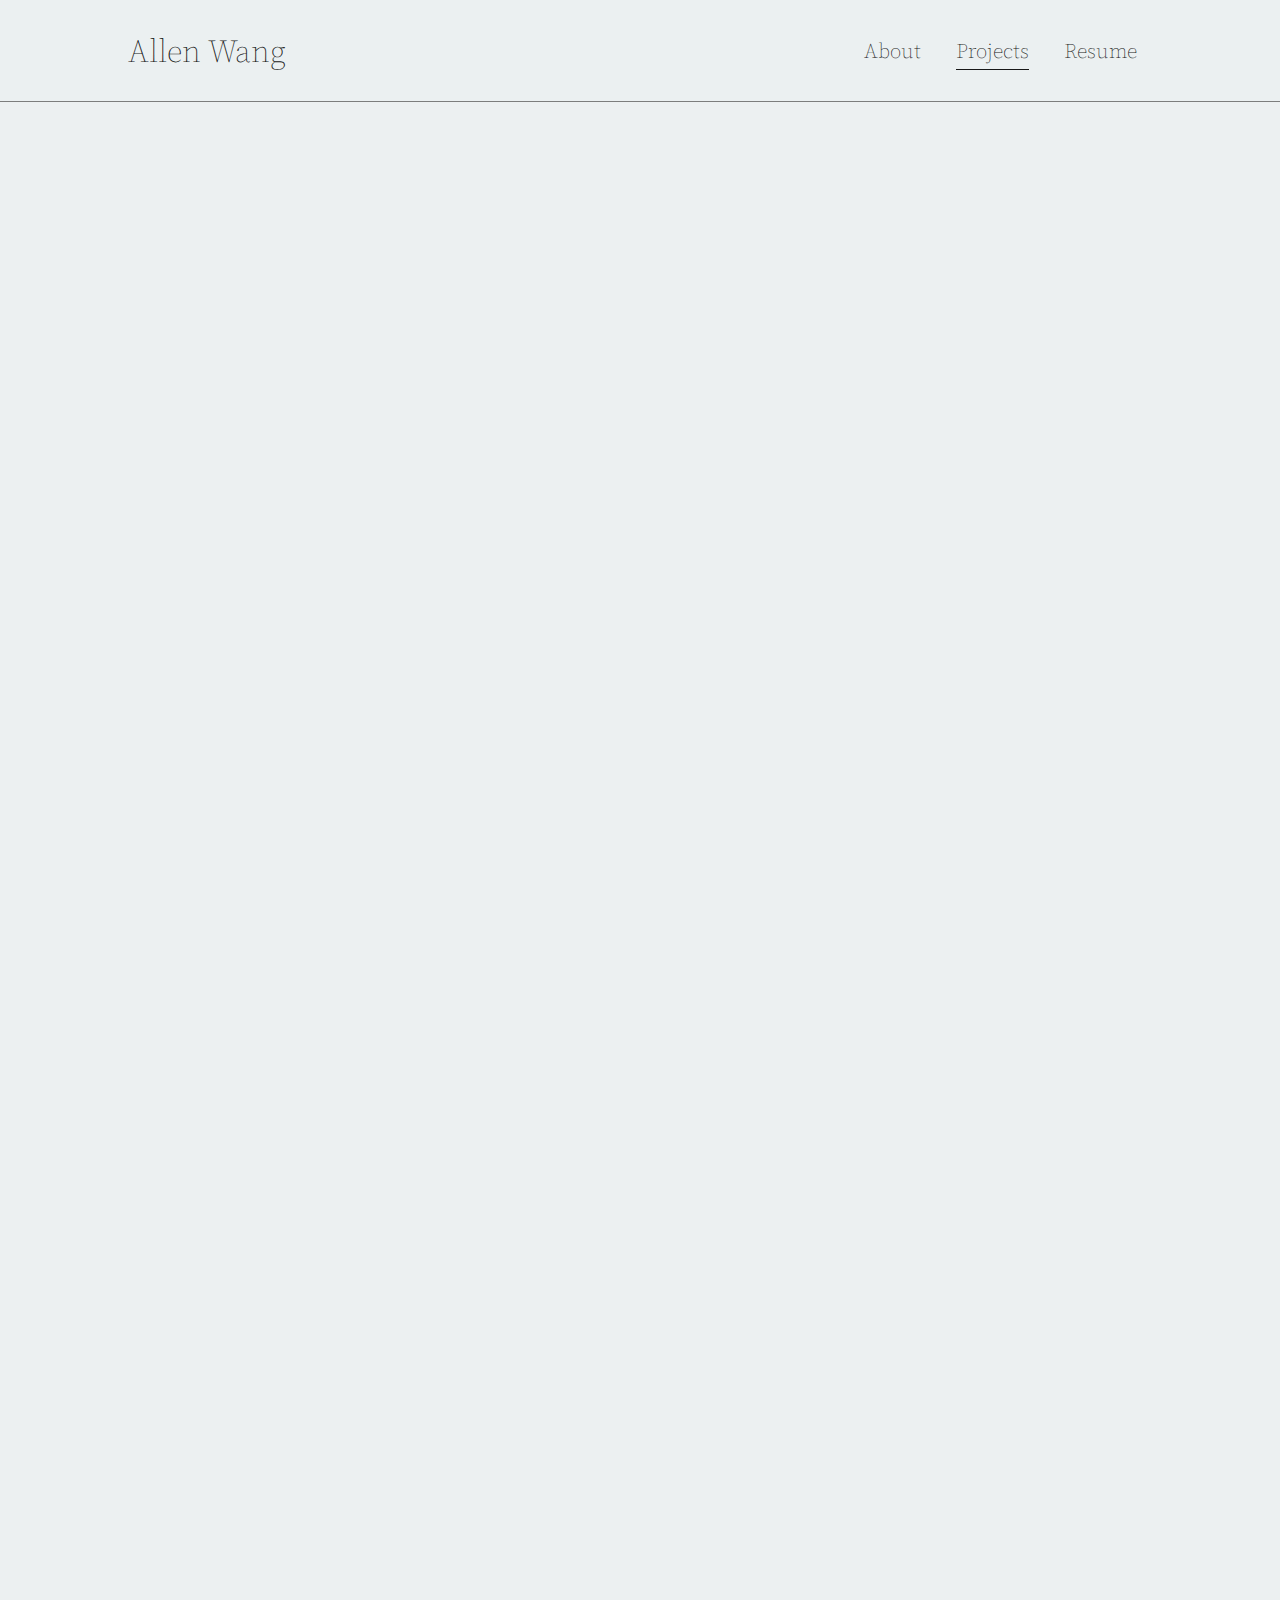
<file: projects/spotiduo/index.html>
<!DOCTYPE html>
<html>
  <head>
    <meta charset="UTF-8">
    <meta name="viewport" content="width=device-width, initial-scale=1.0">
    <title>Allen Wang</title>
    <link rel="icon" type="image/png" href="/images/favicon.png">

    <link rel="stylesheet" href="../../styles.css">
    <style>@import url('https://fonts.googleapis.com/css?family=Assistant:200,300,400,600,700,800|Source+Serif+Pro:400,600,700');</style>
  </head>

  <body>
    <header>
      <h2 id="name"><a href="/">Allen Wang</a></h2>
      <nav>
        <ul class="header-links">
          <li><a class="link" href="/">About</a></li>
          <li><a class="link-current" href="../../projects">Projects</a></li>
          <li><a class="link" href="../../resume">Resume</a></li>
        </ul>
      </nav>
    </header>

    <div class="project">
      <div class="project-header" id="maps-header">
        <h1 class="project-name">SpotiDuo</h1>
        <p class="project-subheading">Music-based Language Learning Application</p>
        <p class="project-subheading">React/JS, Java | Fall 2023</p>
        <p class="project-subheading project-github"><a href="https://github.com/allenwang1536/spotiduo" target="_blank"><u>Github</u></a>, <a href="https://youtu.be/qPu-ch3UULo?si=SnW86_6t7oGq32pT" target="_blank"><u>Video</u></a></p>
      </div>

      <div class="project-header" id="maps-header">
        <h2 class="project-heading">Overview</h2>
      </div>

      <div class="project-text" id="introduction">
        <div class="project-section">
          <p class="project-sub-subheading">Introduction</p>
          <p>My mom is a Swiftie—not just because of the catchy lyrics or smooth melodies, but because she's learning English phrases and slang through Taylor Swift's songs. Having immigrated from China with limited English proficiency, she continues to improve her skills even today. </p>
          
          <p>This is a challenge faced by millions of immigrants and non-native English speakers daily. Even with a basic understanding of English, they struggle with colloquial phrases and slang found in everyday conversations and songs.</p>
        </div>

        <div class="project-section">
          <p class="project-sub-subheading">Solution</p>
          <p>Inspired by my mom's Swiftie tendencies, my team and I created SpotiDuo—a research-backed (<a href="https://www.researchgate.net/publication/334193554_The_Effects_of_Music_in_the_Foreign_Language_Learning_Classroom" target="_blank">Bennet</a>, <a href="https://www.google.com/url?q=https://digitalcommons.murraystate.edu/cgi/viewcontent.cgi?article%3D1061%26context%3Dhonorstheses&sa=D&source=docs&ust=1715320150428084&usg=AOvVaw3ySnGSk8tZHDI8Czo-EqUy" target="_blank">Grimm</a>) music-based language learning platform that makes learning English more engaging. It features karaoke-style lyric input alongside real-time translations for over 150 native dialects, a tiered difficulty system, and personalized song recommendations.</p>
        </div>

        <div class="project-section">
          <p class="project-sub-subheading">Video Demonstration</p>
          <div class="project-pics">
            <iframe width="560" height="315" src="https://www.youtube.com/embed/qPu-ch3UULo?si=IZgK3fAjrO3hS8P8" title="YouTube video player" frameborder="0" allow="accelerometer; autoplay; clipboard-write; encrypted-media; gyroscope; picture-in-picture; web-share" referrerpolicy="strict-origin-when-cross-origin" allowfullscreen></iframe>
          </div>
          <p>Check out this quick 1-minute video that showcases the solution.</p>
          <p>
            My responsibilities for this project included the Spotify OAuth, lyric translation integration, game logic, and recommendations. Keep scrolling for an in-depth look at the technical features implemented!
          </p>
        </div>
      </div>

      <div class="project-header" id="maps-header">
        <h2 class="project-heading">Technical Features</h2>
      </div>
      <div class="project-text" id="technical-features">
        <div class="project-section">
          <p class="project-sub-subheading">Spotify OAuth</p>
          <p>Since SpotiDuo centers around the Spotify API, users log in and sync their Spotify account.</p>
          <p>I chose Spotify's PKCE Flow for authorization because it eliminates the need for storing sensitive client secrets, reducing exposure risk. The process begins with SpotiDuo creating a secure code challenge from a randomly generated code verifier. The app then directs the user to Spotify's authorization page, where they log in and grant permissions. Once authorized, SpotiDuo exchanges the authorization code and other credentials for an access token. This approach requires a code verifier to prevent unauthorized access, and by generating a new verifier and challenge for each attempt, it ensures strong security practices.</p>
          <div class="project-pics">
            <img src="../../images/spotiduo/oauth.png" class="project-pic-half-large"/>
          </div>
          <p><i>Challenge: </i> Initially, users had to log in repeatedly due to token expiration. To fix this, I implemented cookies (expiring hourly) for access tokens, ensuring users didn't have to constantly reauthenticate.</p>
        </div>

        <div class="project-section">
          <p class="project-sub-subheading">Real Time Language Translations and Lyrics Retrieval</p>
          <p>After logging in, the user selects a song in the language they're learning, their native language (from 150+ options), and the desired difficulty level. SpotiDuo then automatically retrieves lyrics from a custom backend that my teammates worked on.</p>
          <p>In the backend, we call the Musixmatch API for song lyrics in LRC format, and then Microsoft Azure AI Translator provides a translated version in the user's native language. After cleaning the Musixmatch response (removing empty lines) and combining it with the Azure translation, the backend returns a JSON object containing arrays with time stamps, foreign language lyrics, and native translations, which I integrate with the front-end later on in game logic.</p>
          <div class="project-pics">
            <img src="../../images/spotiduo/settings.png" class="project-pic-half-medium"/>
            <img src="../../images/spotiduo/lyrics-response.png" class="project-pic-half-medium"/>
          </div>
          <p>
            <i>Challenge: </i>The Musixmatch API doesn't provide lyrics for every song on Spotify, so after discussion, we decided to cross-check the available songs before displaying them to the user.
          </p>
        </div>

        <div class="project-section">
          <p class="project-sub-subheading">Game Logic</p>
          <p>
            After selecting the game settings, users proceed to the gameplay, where they listen to the song and fill in lyric blanks based on what they hear, aided by translation hints in their native language. At the end of the game, they receive a score and feedback on their performance.
          </p>
          <p>
            The song plays via the Spotify API, with lyrics synced using pre-extracted timestamps. Initially, I used a scoring system that required users to get every character right to earn points, but this proved too strict for learners. Instead, I implemented the Levenshtein algorithm, which measures the distance between two sequences, to award partial credit for near-correct answers.
          </p>
          <div class="project-pics">
            <img src="../../images/spotiduo/game.png" class="project-pic-large"/>
          </div>
          <p>
            <i>Challenge: </i> Aligning music with external lyrics was tricky because Spotify doesn't offer continuous timestamp tracking. I solved this by polling Spotify's API every 1,000 milliseconds to obtain accurate timestamps.
          </p>
        </div>

        <div class="project-section">
          <p class="project-sub-subheading">Personalized Recommendations</p>
          <p>
            After completing the game, users receive personalized song recommendations based on their initial selection. SpotiDuo analyzes over 20 attributes, including energy, mood, and danceability, to find five songs that closely match those traits using the Spotify API.
          </p>
          <div class="project-pics">
            <img src="../../images/spotiduo/recommendations.png" class="project-pic-half-medium"/>
            <img src="../../images/spotiduo/recommendation-features.png" class="project-pic-half-large"/>
          </div>
        </div>
      
      </div>
      <div class="project-header" id="maps-header">
        <h2 class="project-heading">A Few Thoughts..</h2>
      </div>

      <div class="project-text" id="conclusion">
        <ul>
          <li>
            <p>
              This was my first time building a full-stack application from scratch, and I had a lot of creative freedom—it was exciting! I'm eager to tackle more full-stack projects in the future.
            </p>
          </li>
          <li>
            <p>
              Building the front end in React has really shown my growth. Just a year ago, it took me days to create a simple table, but now I can put together an entire application in that time.
            </p>
          </li>
          <li>
            <p>
              With that being said, I'm still constantly learning new things with every project. Working with Spotify’s API for visual displays was fascinating, and though there were some display challenges, tackling them helped me grow as a developer.
            </p>
          </li>
          <li>
            <p>
              Building SpotiDuo reinforced the significance of user-centric design. Ensuring intuitive gameplay, accurate translations, and seamless Spotify integration showed me how crucial it is to focus on creating a smooth, enjoyable user experience.
            </p>
          </li>
          <li>
            <p>
              Collaborating with my team was a valuable experience. By discussing features like translations and personalized recommendations, I learned the importance of clear communication and planning to achieve the best results. Four heads are certainly better than one!
            </p>
          </li>
        </ul>
 
 
      </div>
    </div>


  </body>

</html>
</file>
<file: styles.css>
body {
  margin: 0;
  background-color: #ECF0F1;
}

* {
  box-sizing: border-box;
}

h1 {
  font-family: 'Source Serif Pro', serif;
  font-weight: 100;
  font-size: 3rem;
}

h2 {
  font-family: 'Source Serif Pro', serif;
  font-weight: 100;
  font-size: 2rem;
}

p {
  font-family: 'Assistant', sans-serif;
}

a {
  text-decoration: none;
}

p a {
  color: #8A9093;
  text-decoration: underline;
}

p a:visited {
  color: #404040;
}


/* header */

header {
  z-index: 2;
  position: fixed;
  width: 100%;
  color: black;
  display: flex;
  justify-content: space-between;
  align-items: center;
  padding: 2px 10%;
  border-bottom: 0.5px solid #707070;
  background-color: #ECF0F1;
  opacity: 0.9;
}

#name, .header-links {
  font-family: 'Source Serif Pro', serif;
  font-weight: 100;
}

#name a {
  color: black !important;
}

.header-links {
  list-style: none;
  font-size: 1.3rem;
}

.header-links li {
  display: inline-block;
  padding: 6px 15px;
}

.link {
  color: black;
  display: inline;
  position: relative;
  overflow: hidden;
}

.link-current {
  color: black;
  display: inline;
  position: relative;
  overflow: hidden;
  padding-bottom: 4px;
  border-bottom: 1px solid black;
}

.link:hover, .link-current:hover {
  cursor: pointer;
}

.link:after {
  content: "";
  position: absolute;
  z-index: -1;
  left: 0;
  right: 100%;
  bottom: -5px;
  background: black;
  height: 1px;
  transition-property: left right;
  transition-duration: 0.3s;
  transition-timing-function: ease-out;
}

.link:hover:after,
.link:focus:after,
.link:active:after {
  right: 0;
}

/* about page */

#profile-pic {
  animation: fadeInAnimation ease 1s;
  animation-iteration-count: 1; 
  animation-fill-mode: forwards;
  padding: 3rem 5% 4rem 5%;
  width: 35%;
  height: 626.8px;
  object-fit: contain;
  
}

#main-container {
  padding-top: 7rem;
  display: flex;
  justify-content: center;
}

#about {
  opacity: 1;
  animation: fadeInAnimation ease 1s;
  animation-iteration-count: 1; 
  animation-fill-mode: forwards;
  /* animation-delay: 0.75s; */
  width: 500px;
  margin: 4rem 10% 0 0;
}

#hi {
  padding-top: 2rem;
  margin: 0;
}

#intro {
  color: #707070;
}

.fab, .fas {
  font-size: 1.5rem;
  margin: 1rem 1rem 5rem 0;
  height: auto;
  color: rgb(100,100,100);
}

.fab:hover, .fas:hover {
  transition: 0.3s;
  color: #23B6D3;
}

.box {
  padding: 0 0.5rem 0 0.5rem;
  display: inline;
  position: relative;
  overflow: hidden;
}

.box:after {
  content: "";
  position: absolute;
  z-index: -1;
  left: 0;
  right: 100%;
  bottom: 1px;
  height: 4rem;
  border: 1px solid black;
  /* animation: createBox 2s ease;
  animation-iteration-count: 1; 
  animation-fill-mode: forwards;
  animation-delay: 1.25s; */
}

/* projects page */
.project-container {
  margin-left: 10%;
  width: 80%;
  display: flex;
  flex-wrap: wrap;
  padding: 9rem 0% 3rem 0%;
  animation: fadeInAnimation 2s ease;
  animation-iteration-count: 1; 
  animation-fill-mode: forwards;
  justify-content: center;
}

.project-item{
  transition: transform 0.3s ease-in-out;
  margin: 0 2rem 2rem 1rem;
  width: 400px;
  box-shadow: 0px 4px 8px rgba(0,0,0,0.1);
  border-radius: 5px;
}

.project-item:hover{
  cursor: pointer;
  transform: scale(1.05);
}

.project-item-img{
  padding: 20px;
  width: 400px;
  height: auto;
  object-fit: contain;
  text-align: center;
  border-radius: 5px 5px 0 0;
}

.project-item-header{
  color: black;
  padding-top: 1rem;
  margin: 5px 0 0 10px;
  font-size: 2rem;
}

.project-item-subtitle, .project-item-tool {
  color: #707070;
  margin: 0 0 0 10px;
  font-size: 1.2rem;
}

.project-item-tool {
  margin: 1px 0 1rem 10px;
  font-size: 1.2rem;
}

.behind {
  left: 0;
  z-index: -1;
  position: fixed;
  top: 10rem;
  width: 100%;
  height: auto;
}

#girlspring-pic {
  background-color: #FFD9D9;
}

#girlspring-link {
  color: #de9090;
}

#girlspring-link:hover {
  transition-duration: 0.3s;
  color: #c96161;
}

.rapt-link {
  color: #9793cf;
}

.rapt-link:hover {
  transition-duration: 0.3s;
  color: #5a54ac;
}

.outside-link {
  color: black;
}

.outside-link:hover {
  transition-duration: 0.3s;
  color: black;
}

#search-pic {
  background-color: #c5eaf2;
}

#maps-pic {
  background-color: black;
}

#rapt-pic {
  background-color: #B4B1E4;
}

.project {
  padding: 5rem 15% 4rem 15%;
  opacity: 0;
  animation: fadeInAnimation 1s ease;
  animation-iteration-count: 1; 
  animation-fill-mode: forwards;
}

#search-header {
  border-left: 1rem solid #c5eaf2;
}

#girlspring-header {
  border-left: 1rem solid #FFD9D9;
}

#maps-header {
  border-left: 1rem solid black;
}

#rapt-header {
  border-left: 1rem solid black;
}

.project-name {
  margin: 5rem 0 0 1.5rem;
}

.project-heading {
  margin: 3rem 0 0 1.5rem;
}

.project-subheading {
  color: #707070;
  margin: 0 0 0 1.5rem;
  font-size: 1.3rem;
}

.project-sub-subheading {
  color: black;
  font-size: 1.3rem;
}

.project-github {
  font-size: 1rem;
  padding-top: 0.5rem;
}

.project-github a {
  color: #8A9093;
  text-decoration: underline;
}

.project-github a:visited {
  color: #404040;
}


#overview, #conclusion {
  margin: 2rem 2.5rem 2rem 2.5rem;
}

.project-text {
  color: #707070;
  margin: 2rem 4.5rem 2rem 2.5rem;
}

.project-pics {
  display: flex;
  flex-wrap: wrap;
  justify-content: center;
  align-items: center;
  margin: 2rem 2rem 2rem 2rem;
}

.project-pic-half-small {
  height: 100px;
  margin: 1rem;
}

.project-pic-half-medium {
  height: 200px;
  margin: 1rem;
}

.project-pic-half-large {
  height: 250px;
  margin: 1rem;
}

.project-pic-medium {
  height: 300px;
  margin: 1rem;
}

.project-pic-large {
  height: 400px;
  margin: 1rem;
}

.project-pic-full {
  margin: 2rem 0 2rem 0;
  width: 62vw;
  height: auto;
}

.text-li {
  font-family: 'Assistant', sans-serif;
}

.bold {
  font-weight: 700;
}

.outline-pic {
  border: rgb(190, 190, 190) solid 1px;
}

/* resume */
#resume-header {
  position: relative;
}

.resume-container {
  width: 100%;
  height: 100vh;
  overflow: hidden;
  display: flex;
  justify-content: center;
  margin-top: 2rem;
  margin-bottom: 2rem;
}

.resume-iframe {
  width: 100vh;
  height: 100%;
}


/* animations */

@keyframes fadeInAnimation { 
  0% { 
    opacity: 0; 
  } 
  100% { 
    opacity: 1; 
  } 
} 

@keyframes fadeOutAnimation { 
  0% { 
    opacity: 1; 
  } 
  100% { 
    opacity: 0; 
  } 
} 

@keyframes createBox {
  0% { 
    right: 100%; 
  } 
  100% { 
    right: 0; 
  } 
}

/* media queries */

/* changes about section */
@media only screen and (max-width: 1100px) {
  #main-container {
    display: block;
  }
  #profile-pic {
    margin: 2rem 5% 1rem 5%;
    width: 50%;
    height: auto;
    margin-left:20%;
  }
  #about {
    width: 80%;
    margin: 0 10% 0 10%;
  }
  #hi {
    padding-top: 1.5rem;
    margin: 0;
  }
}

/* resize projects */
@media only screen and (max-width: 719px) {
  .project-container {
    padding: 11rem 10% 3rem 10%;
  }
  .project-item-img {
    width: 55vw;
  }
  .row {
    padding-top: 11rem;
  }
}

/* resize projects */
@media only screen and (max-width: 512px) {
  .project-item-img {
    padding: 1rem;
  }
  .project-item-header, .project-item-subtitle, .project-item-tool {
    margin: 0;
  }
}

/* mobile view - change top padding */
@media only screen and (max-width: 420px) {
  #profile-pic {
    margin: 4rem 5% 1rem 5%;
    width: 50%;
    height: auto;
    margin-left:20%;
  }
  .project-container {
    padding: 13rem 10% 3rem 10%;
  }
  .project-item-header{
    font-size: 1.5rem;
  }
  .project-item-subtitle, .project-item-tool {
    font-size: 1rem;
  }
  .row {
    padding-top: 12rem;
  }
}

/* mobile view - resize menu bar */
@media only screen and (max-width: 380px) {
  .box:after  {
    height: 2rem;
  }
  #name, #hi{
    font-size: 1.5rem;
  }
  .header-links{
    font-size: 1rem;
  }
  #profile-pic {
    margin: 0 5% 0 5%;
    width: 50%;
    height: auto;
    margin-left:20%;
  }
  .project-container {
    padding: 9rem 10% 3rem 10%;
  }
  .row {
    padding-top: 8rem;
  }
}

/* mobile view */
@media only screen and (max-width: 350px) {
  .project-container {
    padding: 11rem 10% 3rem 10%;
  }
  #profile-pic {
    margin: 1rem 5% 0 5%;
    width: 50%;
    height: auto;
    margin-left:20%;
  }
  .row {
    padding-top: 10rem;
  }
}

/* smallest screen size */
@media only screen and (max-width: 318px) {
  .project-container {
    padding: 13rem 10% 3rem 10%;
  }
  .row {
    padding-top: 12rem;
  }
}

/* changes individual projects */
@media only screen and (max-width: 700px) {
  .project-text {
    margin: 2rem 2.5rem 2rem 2.5rem;
  }
  .project-sub-subheading {
    margin-left: 0;
  }
  .project-pics {
    margin: 2rem 2rem 2rem 0;
  }
  .project-pic-full {
    margin: 2rem 0 2rem 0;
  }
  .project-pic-half {
    width: 50vw;
    height: auto;
  }
}

/* changes top paddings */
@media only screen and (max-width: 720px) {
  #main-container {
    padding-top: 9rem;
  }
  .project {
    padding-top: 8rem;
  }
}

/* art

.row {
  padding-top: 8rem;
  padding-bottom: 4rem;
  display: flex;
  flex-wrap: wrap;
  opacity: 0;
  animation: fadeInAnimation 1s ease;
  animation-iteration-count: 1; 
  animation-fill-mode: forwards;
}

.slide {
  width: 100%;
}

.mySlides img {
  -webkit-transition: opacity 2000ms ease-in-out;
  -moz-transition: opacity 2000ms ease-in-out;
  -o-transition: opacity 2000ms ease-in-out;
  transition: opacity 2000ms ease-in-out;
  display: block;
  overflow: auto;
  margin: auto;
  position: absolute;
  top: 0; left: 0; bottom: 0; right: 0;
}

.close {
  z-index: 150;
  color: white;
  position: absolute;
  top: 10px;
  right: 25px;
  font-size: 35px;
  font-weight: bold;
}

.close:hover, .close:focus {
  color: #999;
  text-decoration: none;
  cursor: pointer;
}

.mySlides {
  display: none;
}

.prev, .next {
  z-index: 200;
  cursor: pointer;
  position: absolute;
  top: 50%;
  width: auto;
  padding: 16px;
  margin-top: -50px;
  color: white;
  font-weight: bold;
  font-size: 20px;
  transition: 0.6s ease;
  border-radius: 0 3px 3px 0;
  user-select: none;
  -webkit-user-select: none;
}

.prev:hover, .next:hover {
  background-color: rgba(0, 0, 0, 0.8);
}

img.zoom {
  transition: 0.4s;
}

.zoom:hover {
  cursor: pointer;
  transform: scale(1.05);
}

.row:after {
  content: "";
  display: table;
  clear: both;
}

.column {
  flex: 1;
  float: left; 
  width: 25%;
}

.column img {
  max-width: 80%;
  margin: 5% 5% 5% 10%;
  vertical-align: middle;
}

.row > .column {
  padding: 0 8px;
}

.modal {
  display: none;
  position: fixed;
  z-index: 3;
  padding-top: 100px;
  left: 0;
  top: 0;
  width: 100%;
  height: 100vh;
  overflow: auto;
  background-color: rgba(0,0,0,0.9);
}

.cursor {
  cursor: pointer;
}

.next {
  right: 0;
  border-radius: 3px 0 0 3px;
}
.prev {
  left: 0;
  border-radius: 3px 0 0 3px;
}

img {
  margin-bottom: -4px;
}

.demo {
  opacity: 0.6;
}

.active,
.demo:hover {
  opacity: 1;
} */
</file>
